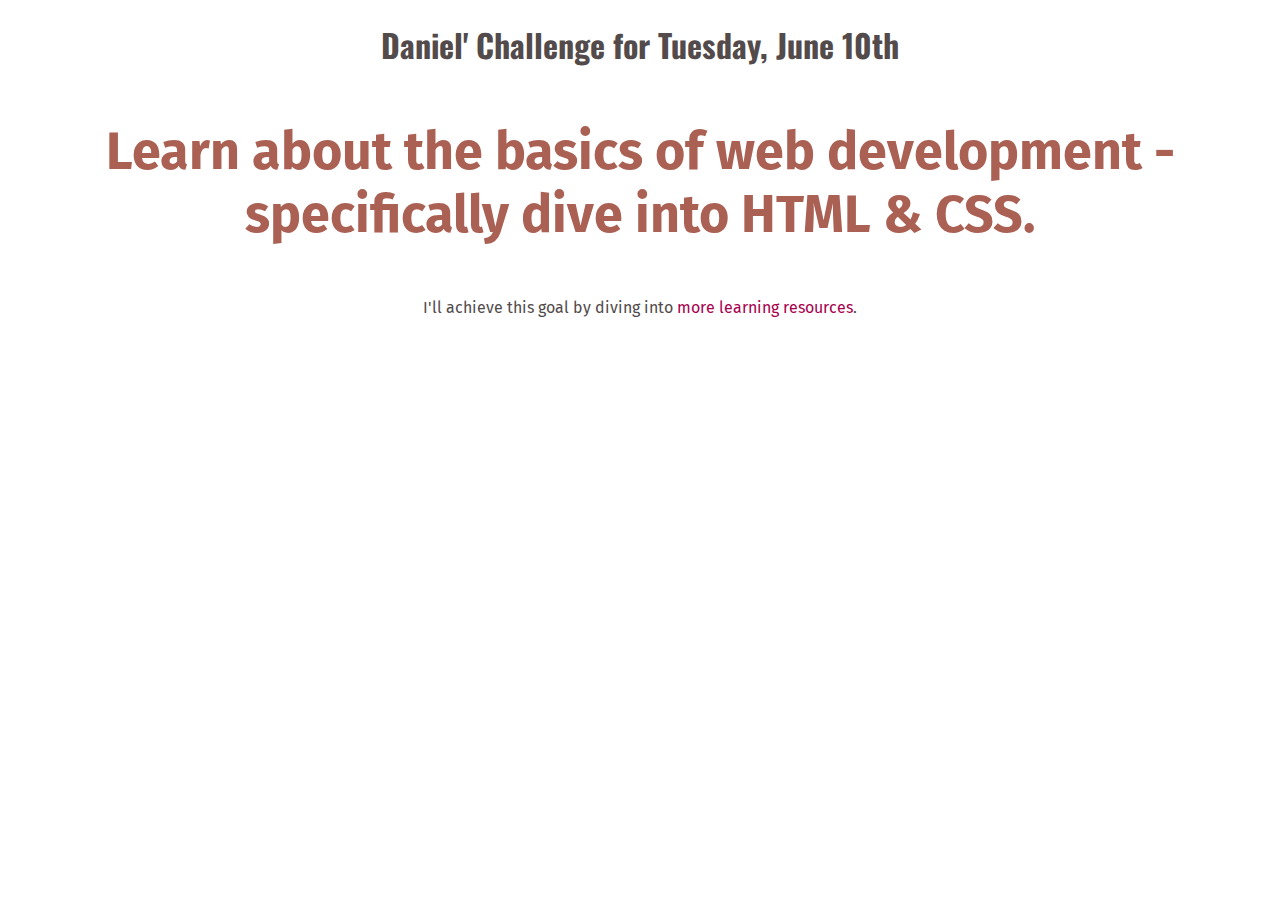
<file: index.html>
<!DOCTYPE html>
<html>
  <head>
    <link rel="preconnect" href="https://fonts.googleapis.com" />
    <link
      href="https://fonts.googleapis.com/css2?family=Fira+Sans:wght@400;700&family=Oswald:wght@700&display=swap"
      rel="stylesheet"
    />
    <link href="styles.css" rel="stylesheet" />
    <title>My Daily Challenge</title>
  </head>
  <body>
    <h1>Daniel' Challenge for Tuesday, June 10th</h1>
    <p id="todays-challenge">
      Learn about the basics of web development - specifically dive into HTML &
      CSS.
    </p>
    <p>
      I'll achieve this goal by diving into
      <a href="https://www.google.com"> more learning resources</a>.
    </p>
  </body>
</html>
</file>
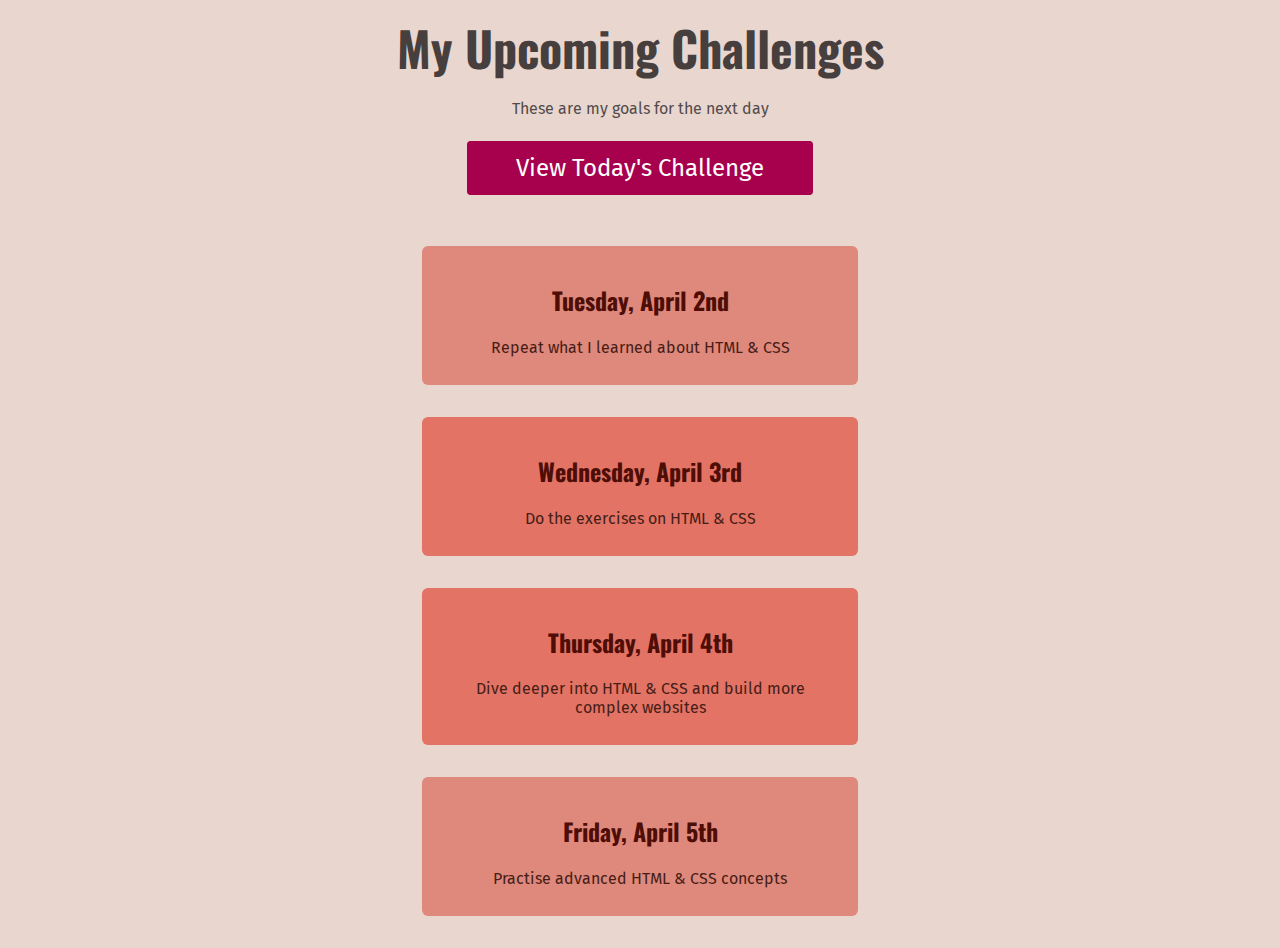
<file: full-week/index.html>
<!DOCTYPE html>
<html lang="en">
  <head>
    <meta charset="UTF-8" />
    <title>My Upcoming Challenges</title>
    <link rel="preconnect" href="https://fonts.googleapis.com" />
    <link
      href="https://fonts.googleapis.com/css2?family=Fira+Sans:wght@400;700&family=Oswald:wght@700&display=swap"
      rel="stylesheet"
    />
    <link href="/styles/shared.css" rel="stylesheet" />
    <link href="/styles/full-week.css" rel="stylesheet" />
    <link rel="icon" href="/images/favicon.ico" type="image/x-icon" />
  </head>
  <body>
    <header>
      <h1>My Upcoming Challenges</h1>
      <p id="description">These are my goals for the next day</p>
      <p><a href="/">View Today's Challenge</a></p>
    </header>
    <main>
      <ol>
        <li>
          <h2>Tuesday, April 2nd</h2>
          <p>Repeat what I learned about HTML & CSS</p>
        </li>
        <li class="highlight-goal">
          <h2>Wednesday, April 3rd</h2>
          <p>Do the exercises on HTML & CSS</p>
        </li>
        <li class="highlight-goal">
          <h2>Thursday, April 4th</h2>
          <p>Dive deeper into HTML & CSS and build more complex websites</p>
        </li>
        <li>
          <h2>Friday, April 5th</h2>
          <p>Practise advanced HTML & CSS concepts</p>
        </li>
      </ol>
    </main>
  </body>
</html>
</file>
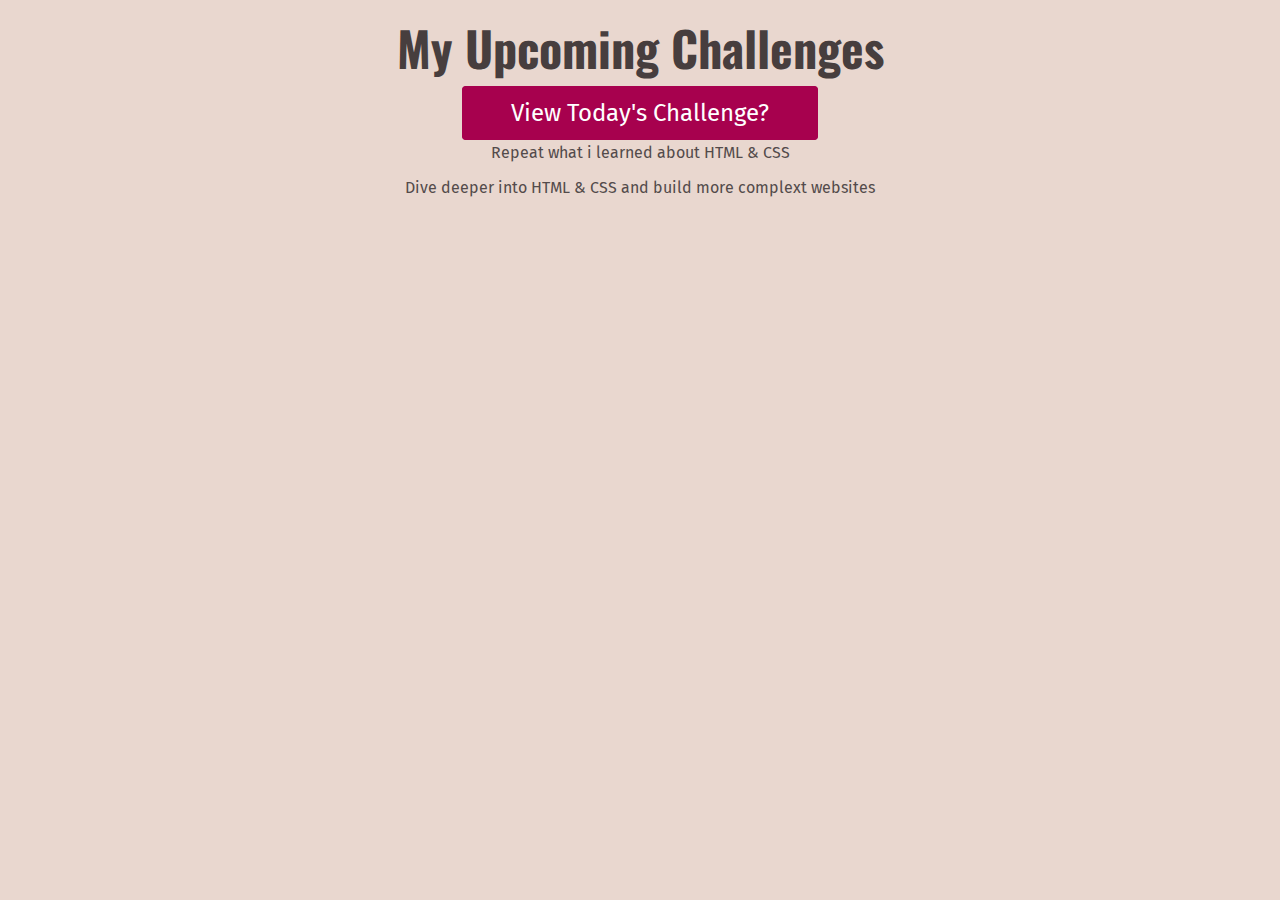
<file: full-week.html>
<!DOCTYPE html>
<html lang="en">
  <head>
    <meta charset="UTF-8" />

    <title>My Upcoming Challenges</title>
    <link rel="preconnect" href="https://fonts.googleapis.com" />
    <link
      href="https://fonts.googleapis.com/css2?family=Fira+Sans:wght@400;700&family=Oswald:wght@700&display=swap"
      rel="stylesheet"
    />
    <link href="styles/shared.css" rel="stylesheet" />
    <link href="styles/full-week.css" rel="stylesheet" />
  </head>
  <body>
    <h1>My Upcoming Challenges</h1>
    <p><a href="index.html">View Today's Challenge?</a></p>
    <p>Repeat what i learned about HTML & CSS</p>
    <p>Dive deeper into HTML & CSS and build more complext websites</p>
  </body>
</html>
</file>
<file: styles.css>
h1 {
  font-family: "Oswald", sans-serif;
  text-align: center;
  color: rgb(83, 75, 75);
}

p {
  font-family: "Fira Sans", sans-serif;
  text-align: center;
  color: rgb(83, 75, 75);
}

a {
  color: rgb(167, 1, 78);
  text-decoration: none;
}

a:hover {
  text-decoration: underline;
}

#todays-challenge {
  color: rgb(170, 96, 83);
  font-weight: bold;
  font-size: 52px;
}
</file>
<file: styles/shared.css>
body {
  background-color: rgb(233, 215, 207);
  text-align: center;
  color: rgb(83, 75, 75);
}

h1 {
  font-family: "Oswald", sans-serif;
}

p {
  font-family: "Fira Sans", sans-serif;
}

a {
  color: rgb(167, 1, 78);
  text-decoration: none;
}

a:hover {
  text-decoration: underline;
}
</file>
<file: styles/full-week.css>
header {
  margin-bottom: 64px;
}

h1 {
  font-size: 48px;
  color: rgb(71, 62, 62);
  margin: 12px 0;
}

#description {
  margin-bottom: 36px;
}

header p {
  margin-bottom: 36px;
}

a {
  padding: 12px 48px;
  background-color: rgb(167, 1, 78);
  color: white;
  border: 1px solid rgb(167, 1, 78);
  border-radius: 4px;
  font-size: 24px;
}

a:hover {
  background-color: rgb(180, 12, 90);
  text-decoration: none;
}

ol {
  list-style: none;
  width: 500px;
  margin: 36px auto 0 auto;
  padding: 0;
}

li {
  padding: 16px;
  margin: 32px;
  background-color: rgb(223, 136, 124);
  border-radius: 6px;
}

h2 {
  color: rgb(78, 13, 5);
  font-family: "Oswald", sans-serif;
}

main p {
  margin: 12px;
  color: rgb(71, 29, 22);
}

.highlight-goal {
  background-color: rgb(226, 115, 101);
}
</file>
